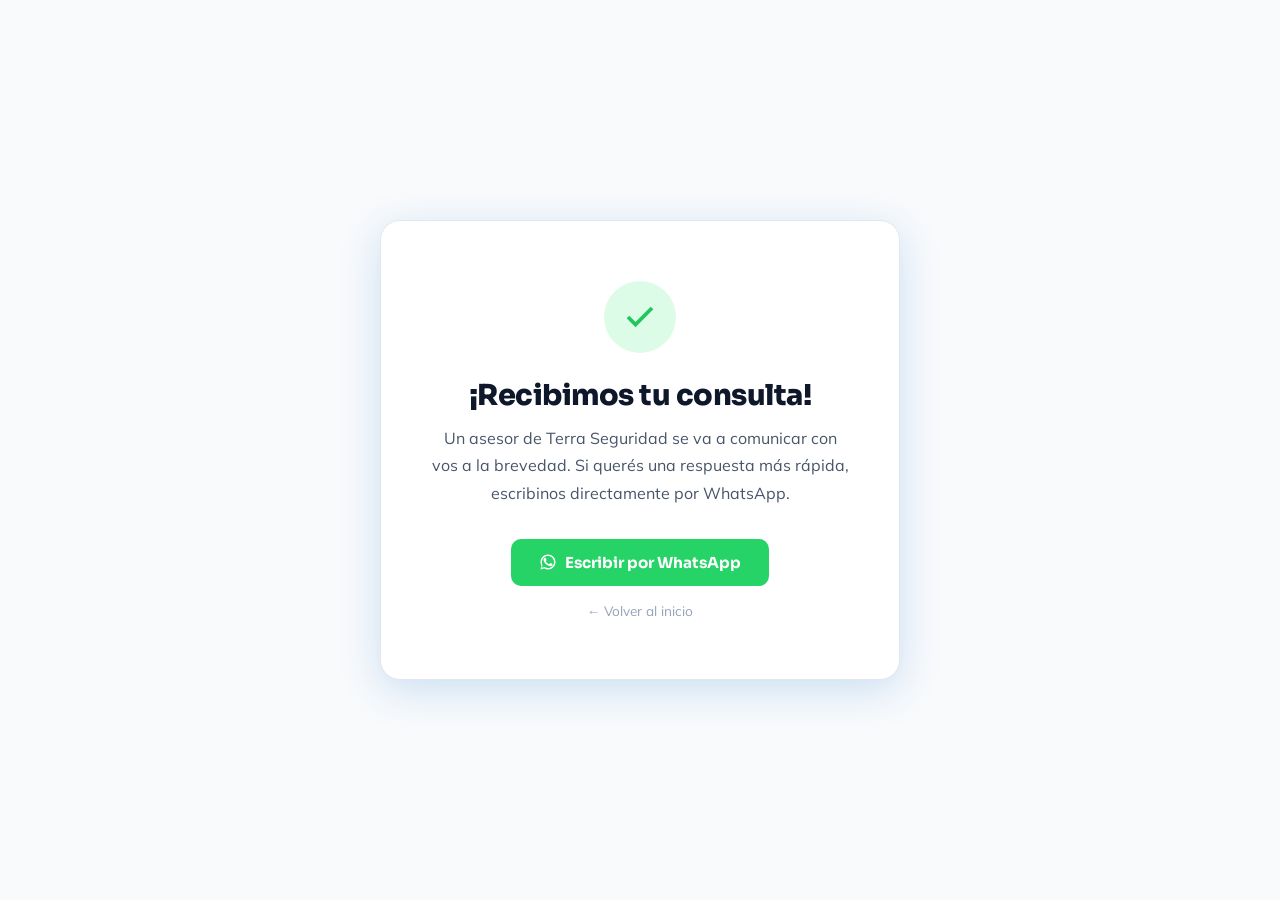
<file: gracias.html>
<!DOCTYPE html>
<html lang="es">
<head>
  <meta charset="UTF-8" />
  <meta name="viewport" content="width=device-width, initial-scale=1.0" />
  <title>¡Gracias! | Terra Seguridad</title>
  <link rel="preconnect" href="https://fonts.googleapis.com" />
  <link rel="preconnect" href="https://fonts.gstatic.com" crossorigin />
  <link href="https://fonts.googleapis.com/css2?family=Sora:wght@700;800&family=Mulish:wght@400;600&display=swap" rel="stylesheet" />
  <link rel="stylesheet" href="styles.css" />
</head>
<body>
  <div class="gracias-page">
    <div class="gracias-card">
      <div class="gracias-icon">
        <svg viewBox="0 0 24 24" fill="none" stroke="currentColor" stroke-width="2.5"><polyline points="20 6 9 17 4 12"/></svg>
      </div>
      <h1 class="gracias-title">¡Recibimos tu consulta!</h1>
      <p class="gracias-sub">Un asesor de Terra Seguridad se va a comunicar con vos a la brevedad. Si querés una respuesta más rápida, escribinos directamente por WhatsApp.</p>
      <a class="gracias-wa" href="https://wa.me/5491130089046?text=Hola,%20completé%20el%20formulario%20y%20quiero%20más%20información." target="_blank">
        <svg viewBox="0 0 24 24"><path d="M17.472 14.382c-.297-.149-1.758-.867-2.03-.967-.273-.099-.471-.148-.67.15-.197.297-.767.966-.94 1.164-.173.199-.347.223-.644.075-.297-.15-1.255-.463-2.39-1.475-.883-.788-1.48-1.761-1.653-2.059-.173-.297-.018-.458.13-.606.134-.133.298-.347.446-.52.149-.174.198-.298.298-.497.099-.198.05-.371-.025-.52-.075-.149-.669-1.612-.916-2.207-.242-.579-.487-.5-.669-.51-.173-.008-.371-.01-.57-.01-.198 0-.52.074-.792.372-.272.297-1.04 1.016-1.04 2.479 0 1.462 1.065 2.875 1.213 3.074.149.198 2.096 3.2 5.077 4.487.709.306 1.262.489 1.694.625.712.227 1.36.195 1.871.118.571-.085 1.758-.719 2.006-1.413.248-.694.248-1.289.173-1.413-.074-.124-.272-.198-.57-.347z"/><path d="M11.999 2C6.477 2 2 6.477 2 12c0 1.89.525 3.66 1.438 5.168L2 22l4.948-1.42A9.956 9.956 0 0 0 12 22c5.523 0 10-4.477 10-10S17.522 2 12 2zm0 18c-1.665 0-3.22-.457-4.548-1.251l-.328-.195-3.408.978.957-3.32-.214-.34A7.956 7.956 0 0 1 4 12c0-4.411 3.589-8 8-8s8 3.589 8 8-3.589 8-8 8z"/></svg>
        Escribir por WhatsApp
      </a>
      <a class="gracias-back" href="index.html">← Volver al inicio</a>
    </div>
  </div>
</body>
</html>
</file>
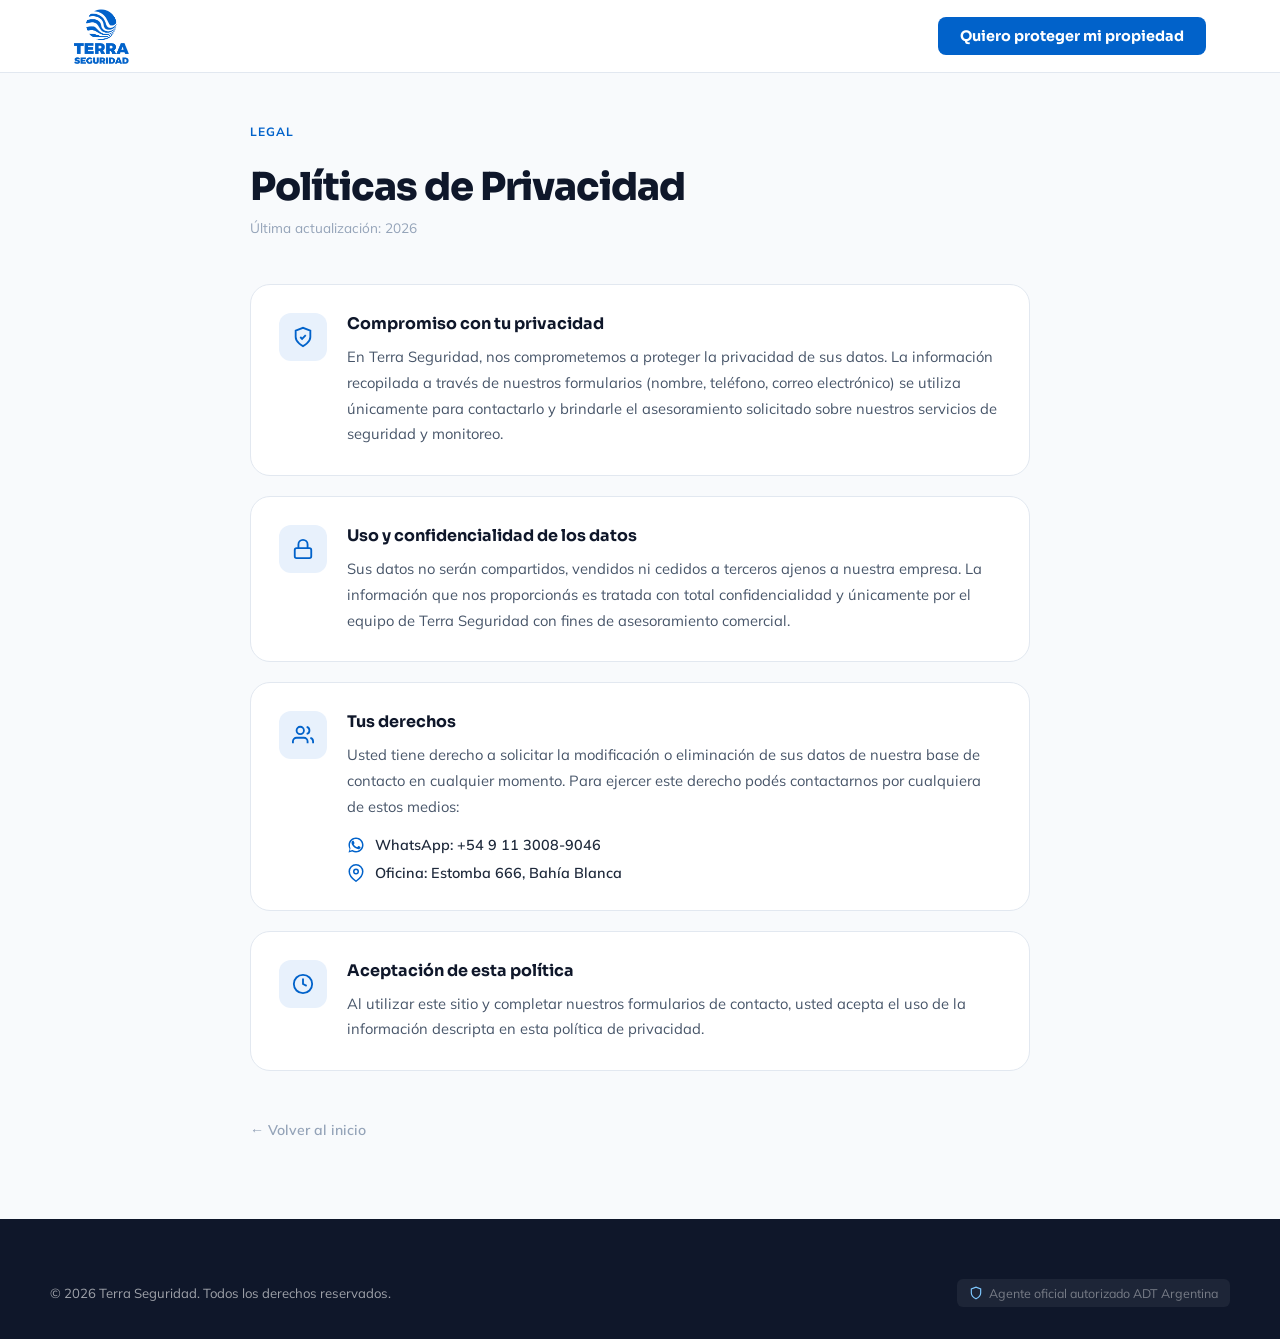
<file: politicas.html>
<!DOCTYPE html>
<html lang="es">
<head>
  <meta charset="UTF-8" />
  <meta name="viewport" content="width=device-width, initial-scale=1.0" />
  <title>Políticas de Privacidad | Terra Seguridad</title>
  <meta name="description" content="Políticas de privacidad de Terra Seguridad. Conocé cómo protegemos tus datos personales." />
  <link rel="preconnect" href="https://fonts.googleapis.com" />
  <link rel="preconnect" href="https://fonts.gstatic.com" crossorigin />
  <link href="https://fonts.googleapis.com/css2?family=Sora:wght@400;500;600;700;800&family=Mulish:wght@400;500;600;700&display=swap" rel="stylesheet" />
  <link rel="stylesheet" href="styles.css" />
</head>
<body>

  <!-- ── NAV ── -->
  <nav class="nav" id="nav">
    <div class="nav-inner">
      <a href="./index.html" class="nav-logo">
        <img src="./assets/images/blueTerraLogo.png" alt="Terra Seguridad" onerror="this.style.display='none'" />
      </a>
      <a href="./index.html#contacto" class="nav-cta desktop">Quiero proteger mi propiedad</a>
    </div>
  </nav>

  <!-- ── CONTENIDO ── -->
  <main class="politicas-page">
    <div class="politicas-container">

      <div class="politicas-header">
        <span class="section-tag">Legal</span>
        <h1 class="politicas-title">Políticas de Privacidad</h1>
        <p class="politicas-meta">Última actualización: 2026</p>
      </div>

      <div class="politicas-body">

        <div class="politicas-block">
          <div class="politicas-block-icon">
            <svg viewBox="0 0 24 24" fill="none" stroke="currentColor" stroke-width="2"><path d="M12 22s8-4 8-10V5l-8-3-8 3v7c0 6 8 10 8 10z"/><polyline points="9 12 11 14 15 10"/></svg>
          </div>
          <div>
            <h2 class="politicas-block-title">Compromiso con tu privacidad</h2>
            <p class="politicas-block-text">En Terra Seguridad, nos comprometemos a proteger la privacidad de sus datos. La información recopilada a través de nuestros formularios (nombre, teléfono, correo electrónico) se utiliza únicamente para contactarlo y brindarle el asesoramiento solicitado sobre nuestros servicios de seguridad y monitoreo.</p>
          </div>
        </div>

        <div class="politicas-block">
          <div class="politicas-block-icon">
            <svg viewBox="0 0 24 24" fill="none" stroke="currentColor" stroke-width="2"><rect x="3" y="11" width="18" height="11" rx="2" ry="2"/><path d="M7 11V7a5 5 0 0 1 10 0v4"/></svg>
          </div>
          <div>
            <h2 class="politicas-block-title">Uso y confidencialidad de los datos</h2>
            <p class="politicas-block-text">Sus datos no serán compartidos, vendidos ni cedidos a terceros ajenos a nuestra empresa. La información que nos proporcionás es tratada con total confidencialidad y únicamente por el equipo de Terra Seguridad con fines de asesoramiento comercial.</p>
          </div>
        </div>

        <div class="politicas-block">
          <div class="politicas-block-icon">
            <svg viewBox="0 0 24 24" fill="none" stroke="currentColor" stroke-width="2"><path d="M17 21v-2a4 4 0 0 0-4-4H5a4 4 0 0 0-4 4v2"/><circle cx="9" cy="7" r="4"/><path d="M23 21v-2a4 4 0 0 0-3-3.87"/><path d="M16 3.13a4 4 0 0 1 0 7.75"/></svg>
          </div>
          <div>
            <h2 class="politicas-block-title">Tus derechos</h2>
            <p class="politicas-block-text">Usted tiene derecho a solicitar la modificación o eliminación de sus datos de nuestra base de contacto en cualquier momento. Para ejercer este derecho podés contactarnos por cualquiera de estos medios:</p>
            <div class="politicas-contact-list">
              <a class="politicas-contact-item" href="https://wa.me/5491130089046" target="_blank">
                <svg viewBox="0 0 24 24" fill="currentColor"><path d="M17.472 14.382c-.297-.149-1.758-.867-2.03-.967-.273-.099-.471-.148-.67.15-.197.297-.767.966-.94 1.164-.173.199-.347.223-.644.075-.297-.15-1.255-.463-2.39-1.475-.883-.788-1.48-1.761-1.653-2.059-.173-.297-.018-.458.13-.606.134-.133.298-.347.446-.52.149-.174.198-.298.298-.497.099-.198.05-.371-.025-.52-.075-.149-.669-1.612-.916-2.207-.242-.579-.487-.5-.669-.51-.173-.008-.371-.01-.57-.01-.198 0-.52.074-.792.372-.272.297-1.04 1.016-1.04 2.479 0 1.462 1.065 2.875 1.213 3.074.149.198 2.096 3.2 5.077 4.487.709.306 1.262.489 1.694.625.712.227 1.36.195 1.871.118.571-.085 1.758-.719 2.006-1.413.248-.694.248-1.289.173-1.413-.074-.124-.272-.198-.57-.347z"/><path d="M11.999 2C6.477 2 2 6.477 2 12c0 1.89.525 3.66 1.438 5.168L2 22l4.948-1.42A9.956 9.956 0 0 0 12 22c5.523 0 10-4.477 10-10S17.522 2 12 2zm0 18c-1.665 0-3.22-.457-4.548-1.251l-.328-.195-3.408.978.957-3.32-.214-.34A7.956 7.956 0 0 1 4 12c0-4.411 3.589-8 8-8s8 3.589 8 8-3.589 8-8 8z"/></svg>
                WhatsApp: +54 9 11 3008-9046
              </a>
              <div class="politicas-contact-item">
                <svg viewBox="0 0 24 24" fill="none" stroke="currentColor" stroke-width="2"><path d="M21 10c0 7-9 13-9 13s-9-6-9-13a9 9 0 0 1 18 0z"/><circle cx="12" cy="10" r="3"/></svg>
                Oficina: Estomba 666, Bahía Blanca
              </div>
            </div>
          </div>
        </div>

        <div class="politicas-block">
          <div class="politicas-block-icon">
            <svg viewBox="0 0 24 24" fill="none" stroke="currentColor" stroke-width="2"><circle cx="12" cy="12" r="10"/><polyline points="12 6 12 12 16 14"/></svg>
          </div>
          <div>
            <h2 class="politicas-block-title">Aceptación de esta política</h2>
            <p class="politicas-block-text">Al utilizar este sitio y completar nuestros formularios de contacto, usted acepta el uso de la información descripta en esta política de privacidad.</p>
          </div>
        </div>

      </div>

      <a href="/" class="politicas-back">← Volver al inicio</a>

    </div>
  </main>

  <!-- ── FOOTER ── -->
  <footer>
    <div class="footer-inner">
      <div class="footer-bottom" style="border-top: none; padding-top: 0;">
        <span>© 2026 Terra Seguridad. Todos los derechos reservados.</span>
        <span class="footer-adt">
          <svg viewBox="0 0 24 24" fill="none" stroke="currentColor" stroke-width="2"><path d="M12 22s8-4 8-10V5l-8-3-8 3v7c0 6 8 10 8 10z"/></svg>
          Agente oficial autorizado ADT Argentina
        </span>
      </div>
    </div>
  </footer>

  <script>
    const nav = document.getElementById('nav');
    window.addEventListener('scroll', () => {
      nav.classList.toggle('scrolled', window.scrollY > 20);
    });
  </script>

</body>
</html>
</file>
<file: styles.css>
*, *::before, *::after { box-sizing: border-box; margin: 0; padding: 0; }

:root {
  --blue: #0162ca;
  --blue-dark: #014ea0;
  --blue-light: #e8f1fc;
  --blue-mid: #0a7af5;
  --white: #ffffff;
  --gray-50: #f8fafc;
  --gray-100: #f1f5f9;
  --gray-200: #e2e8f0;
  --gray-400: #94a3b8;
  --gray-600: #475569;
  --gray-800: #1e293b;
  --gray-900: #0f172a;
  --font-head: 'Sora', sans-serif;
  --font-body: 'Mulish', sans-serif;
  --shadow-sm: 0 1px 3px rgba(0,0,0,.08), 0 1px 2px rgba(0,0,0,.06);
  --shadow-md: 0 4px 16px rgba(1,98,202,.12);
  --shadow-lg: 0 10px 40px rgba(1,98,202,.18);
  --radius: 12px;
  --radius-lg: 20px;
}

html { scroll-behavior: smooth; }

body {
  font-family: var(--font-body);
  color: var(--gray-800);
  background: var(--white);
  overflow-x: hidden;
}

/* ── SCROLLBAR ── */
::-webkit-scrollbar { width: 6px; }
::-webkit-scrollbar-track { background: var(--gray-100); }
::-webkit-scrollbar-thumb { background: var(--blue); border-radius: 99px; }

/* ── NAV ── */
.nav {
  position: fixed; top: 0; left: 0; right: 0; z-index: 100;
  background: rgba(255,255,255,.95);
  backdrop-filter: blur(12px);
  border-bottom: 1px solid var(--gray-200);
  transition: box-shadow .3s;
}
.nav-brand {
  display: flex;
  align-items: center;
  gap: 16px;
}
.nav-logo-extra {
  height: 44px;
  width: auto;
}
.nav.scrolled { box-shadow: 0 4px 20px rgba(1,98,202,.1); }
.nav-inner {
  max-width: 1180px; margin: 0 auto; padding: 0 24px;
  display: flex; align-items: center; justify-content: space-between;
  height: 72px;
}
.nav-logo {
  display: flex;
  align-items: center;
  gap: 10px;
  text-decoration: none;
}
.nav-logo img { height: 55px; width: auto; }
.nav-logo-text {
  font-family: var(--font-head); font-weight: 800; font-size: 1.25rem;
  color: var(--blue); letter-spacing: -.5px;
}
.nav-logo-text span { color: var(--gray-800); }
.nav-links {
  display: flex; align-items: center; gap: 32px; list-style: none;
}
.nav-links a {
  font-family: var(--font-body); font-weight: 600; font-size: .9rem;
  color: var(--gray-600); text-decoration: none;
  transition: color .2s;
}
.nav-links a:hover { color: var(--blue); }
.nav-cta {
  background: var(--blue); color: var(--white);
  font-family: var(--font-head); font-weight: 700; font-size: .9rem;
  padding: 10px 22px; border-radius: 8px; text-decoration: none;
  transition: background .2s, transform .15s;
}
.nav-cta:hover { background: var(--blue-dark); transform: translateY(-1px); }
.nav-mobile-btn {
  display: none; background: none; border: none; cursor: pointer; padding: 4px;
}
.nav-mobile-btn span {
  display: block; width: 24px; height: 2px; background: var(--gray-800);
  margin: 5px 0; transition: .3s; border-radius: 2px;
}

/* ── HERO ── */
.hero {
  position: relative; overflow: hidden;
  background: var(--blue);
  padding: 160px 24px 100px;
  min-height: 100vh;
  display: flex; align-items: center;
}
.hero-bg {
  position: absolute; inset: 0; z-index: 0;
  background:
    radial-gradient(ellipse 80% 60% at 70% 50%, rgba(10,122,245,.35) 0%, transparent 65%),
    radial-gradient(ellipse 40% 40% at 15% 80%, rgba(0,0,0,.25) 0%, transparent 60%),
    linear-gradient(135deg, #014ea0 0%, #0162ca 50%, #0a7af5 100%);
}
.hero-grid {
  position: absolute; inset: 0; z-index: 1;
  background-image:
    linear-gradient(rgba(255,255,255,.04) 1px, transparent 1px),
    linear-gradient(90deg, rgba(255,255,255,.04) 1px, transparent 1px);
  background-size: 60px 60px;
}
.hero-shape {
  position: absolute; right: -120px; top: 50%; transform: translateY(-50%);
  width: 700px; height: 700px; z-index: 1;
  background: rgba(255,255,255,.04);
  border-radius: 50%;
  border: 1px solid rgba(255,255,255,.08);
}
.hero-shape::before {
  content: ''; position: absolute; inset: 60px;
  border-radius: 50%; border: 1px solid rgba(255,255,255,.06);
}
.hero-shape::after {
  content: ''; position: absolute; inset: 130px;
  border-radius: 50%; border: 1px solid rgba(255,255,255,.06);
}
.hero-inner {
  position: relative; z-index: 2;
  max-width: 1180px; margin: 0 auto; width: 100%;
  display: grid; grid-template-columns: 1fr 1fr; gap: 60px; align-items: center;
}
.hero-badge {
  display: inline-flex; align-items: center; gap: 8px;
  background: rgba(255,255,255,.12); border: 1px solid rgba(255,255,255,.2);
  color: #fff; font-family: var(--font-body); font-weight: 700; font-size: .78rem;
  padding: 6px 14px; border-radius: 99px; letter-spacing: .5px; text-transform: uppercase;
  margin-bottom: 20px;
}
.hero-badge svg { width: 14px; height: 14px; flex-shrink: 0; }
.hero-title {
  font-family: var(--font-head); font-weight: 800; font-size: clamp(2.4rem, 5vw, 3.6rem);
  color: var(--white); line-height: 1.1; letter-spacing: -1.5px;
  margin-bottom: 24px;
}
.hero-title span { color: #7ec8ff; }
.hero-sub {
  font-family: var(--font-body); font-size: 1.05rem; color: rgba(255,255,255,.8);
  line-height: 1.7; margin-bottom: 36px; max-width: 480px;
}
.hero-actions { display: flex; gap: 14px; flex-wrap: wrap; }
.btn-primary {
  display: inline-flex; align-items: center; gap: 8px;
  background: var(--white); color: var(--blue);
  font-family: var(--font-head); font-weight: 700; font-size: 1rem;
  padding: 16px 30px; border-radius: 10px; text-decoration: none;
  box-shadow: 0 8px 30px rgba(0,0,0,.2);
  transition: transform .2s, box-shadow .2s;
}
.btn-primary:hover { transform: translateY(-2px); box-shadow: 0 12px 40px rgba(0,0,0,.25); }
.btn-secondary {
  display: inline-flex; align-items: center; gap: 8px;
  background: transparent; color: var(--white);
  font-family: var(--font-head); font-weight: 700; font-size: 1rem;
  padding: 16px 30px; border-radius: 10px; text-decoration: none;
  border: 2px solid rgba(255,255,255,.4);
  transition: border-color .2s, background .2s;
}
.btn-secondary:hover { border-color: rgba(255,255,255,.9); background: rgba(255,255,255,.08); }
.hero-trust {
  margin-top: 44px;
  display: flex; align-items: center; gap: 20px;
  font-family: var(--font-body); font-size: .85rem; color: rgba(255,255,255,.65);
}
.hero-trust-divider { width: 1px; height: 30px; background: rgba(255,255,255,.2); }
.hero-trust-item { display: flex; align-items: center; gap: 6px; }
.hero-trust-item svg { width: 16px; height: 16px; color: #7ec8ff; }

/* ── HERO CARD ── */
.hero-card {
  background: rgba(255,255,255,.1);
  backdrop-filter: blur(16px);
  border: 1px solid rgba(255,255,255,.2);
  border-radius: var(--radius-lg);
  padding: 32px;
  animation: floatCard 5s ease-in-out infinite;
}
@keyframes floatCard {
  0%, 100% { transform: translateY(0); }
  50% { transform: translateY(-8px); }
}
.hero-card-header {
  display: flex; align-items: center; gap: 12px; margin-bottom: 24px;
}
.hero-card-icon {
  width: 48px; height: 48px; background: var(--white);
  border-radius: 12px; display: flex; align-items: center; justify-content: center;
}
.hero-card-icon svg { width: 26px; height: 26px; color: var(--blue); }
.hero-card-title {
  font-family: var(--font-head); font-weight: 700; font-size: 1rem; color: var(--white);
}
.hero-card-sub { font-size: .78rem; color: rgba(255,255,255,.6); margin-top: 2px; }
.hero-stat-grid { display: grid; grid-template-columns: 1fr 1fr; gap: 16px; }
.hero-stat {
  background: rgba(255,255,255,.08); border-radius: 10px; padding: 16px;
  text-align: center;
}
.hero-stat-num {
  font-family: var(--font-head); font-weight: 800; font-size: 1.8rem; color: var(--white);
}
.hero-stat-label { font-size: .72rem; color: rgba(255,255,255,.6); margin-top: 2px; }
.hero-monitoring {
  margin-top: 16px; background: rgba(255,255,255,.08); border-radius: 10px;
  padding: 14px 18px; display: flex; align-items: center; justify-content: space-between;
}
.hero-monitoring-text { font-size: .85rem; color: rgba(255,255,255,.85); font-weight: 600; }
.hero-pill {
  display: flex; align-items: center; gap: 6px;
  background: rgba(34,197,94,.15); border: 1px solid rgba(34,197,94,.3);
  border-radius: 99px; padding: 4px 10px;
  font-size: .72rem; font-weight: 700; color: #86efac;
}
.hero-pill-dot {
  width: 6px; height: 6px; background: #4ade80; border-radius: 50%;
  animation: pulse 2s infinite;
}
@keyframes pulse {
  0%, 100% { opacity: 1; transform: scale(1); }
  50% { opacity: .6; transform: scale(1.4); }
}

/* ── TRUST BAR ── */
.trust-bar {
  background: var(--gray-900);
  padding: 28px 24px;
}
.trust-bar-inner {
  max-width: 1180px; margin: 0 auto;
  display: flex; align-items: center; justify-content: center;
  gap: 48px; flex-wrap: wrap;
}
.trust-item {
  display: flex; align-items: center; gap: 12px;
  color: rgba(255,255,255,.7);
}
.trust-item svg { width: 22px; height: 22px; color: #7ec8ff; flex-shrink: 0; }
.trust-item-text { font-size: .88rem; font-weight: 600; }
.trust-divider { width: 1px; height: 32px; background: rgba(255,255,255,.1); }

/* ── SECTIONS SHARED ── */
section { padding: 90px 24px; }
.section-inner { max-width: 1180px; margin: 0 auto; }
.section-tag {
  display: inline-block;
  font-family: var(--font-body); font-weight: 700; font-size: .75rem;
  letter-spacing: 1px; text-transform: uppercase;
  color: var(--blue); margin-bottom: 12px;
}
.section-title {
  font-family: var(--font-head); font-weight: 800;
  font-size: clamp(1.8rem, 3vw, 2.6rem);
  color: var(--gray-900); line-height: 1.15; letter-spacing: -1px;
  margin-bottom: 16px;
}
.section-sub {
  font-size: 1.05rem; color: var(--gray-600); line-height: 1.7;
  max-width: 580px;
}
.section-header { margin-bottom: 56px; }
.section-header.center { text-align: center; }
.section-header.center .section-sub { margin: 0 auto; }

/* ── PRODUCTOS ── */
.products { background: var(--gray-50); }
.products-grid {
  display: grid; grid-template-columns: repeat(4, 1fr); gap: 24px;
}
.product-card {
  background: var(--white); border-radius: var(--radius-lg);
  border: 1px solid var(--gray-200);
  padding: 32px 24px;
  transition: transform .25s, box-shadow .25s, border-color .25s;
  cursor: default;
  position: relative; overflow: hidden;
}
.product-card::before {
  content: ''; position: absolute; top: 0; left: 0; right: 0; height: 4px;
  background: var(--blue); transform: scaleX(0); transform-origin: left;
  transition: transform .3s;
}
.product-card:hover::before { transform: scaleX(1); }
.product-card:hover { transform: translateY(-6px); box-shadow: var(--shadow-lg); border-color: var(--blue-light); }
.product-icon {
  width: 60px; height: 60px; background: var(--blue-light);
  border-radius: 14px; display: flex; align-items: center; justify-content: center;
  margin-bottom: 20px;
}
.product-icon svg { width: 30px; height: 30px; color: var(--blue); }
.product-name {
  font-family: var(--font-head); font-weight: 700; font-size: 1.1rem;
  color: var(--gray-900); margin-bottom: 10px;
}
.product-desc { font-size: .9rem; color: var(--gray-600); line-height: 1.65; }
.product-features { margin-top: 20px; list-style: none; }
.product-features li {
  display: flex; align-items: flex-start; gap: 8px;
  font-size: .83rem; color: var(--gray-600); margin-bottom: 8px;
}
.product-features li::before {
  content: ''; display: block; width: 16px; height: 16px; flex-shrink: 0;
  background: var(--blue-light); border-radius: 50%; margin-top: 1px;
  background-image: url("data:image/svg+xml,%3Csvg viewBox='0 0 16 16' fill='none' xmlns='http://www.w3.org/2000/svg'%3E%3Cpath d='M4 8l2.5 2.5L11.5 5' stroke='%230162ca' stroke-width='1.8' stroke-linecap='round' stroke-linejoin='round'/%3E%3C/svg%3E");
}

/* ── EQUIPMENT CHIPS ── */
.equip-section {
  background: var(--white); padding: 0 24px 90px;
}
.equip-inner { max-width: 1180px; margin: 0 auto; }
.equip-title {
  font-family: var(--font-head); font-weight: 700; font-size: 1.15rem;
  color: var(--gray-800); margin-bottom: 24px; text-align: center;
}
.equip-grid {
  display: flex; flex-wrap: wrap; gap: 12px; justify-content: center;
}
.equip-chip {
  display: flex; align-items: center; gap: 8px;
  background: var(--white); border: 1.5px solid var(--gray-200);
  border-radius: 10px; padding: 10px 16px;
  font-size: .88rem; font-weight: 600; color: var(--gray-700);
  transition: border-color .2s, color .2s;
}
.equip-chip:hover { border-color: var(--blue); color: var(--blue); }
.equip-chip svg { width: 18px; height: 18px; color: var(--blue); }

/* ── EQUIP CAROUSEL ── */
.equip-inner {
  display: grid;
  grid-template-columns: 1fr 1fr;
  gap: 48px;
  align-items: center;
}
.equip-title {
  grid-column: 1 / -1;
  font-family: var(--font-head); font-weight: 700; font-size: 1.15rem;
  color: var(--gray-800); margin-bottom: 8px; text-align: center;
}
.equip-carousel-wrapper {
  position: relative;
  width: 100%;
  overflow: hidden;
  border-radius: var(--radius-lg);
}
.equip-carousel {
  display: flex;
  transition: transform .45s cubic-bezier(.4,0,.2,1);
  will-change: transform;
}
.equip-slide {
  flex: 0 0 100%;
  display: flex;
  flex-direction: column;
  align-items: center;
}
.equip-slide-img-wrap {
  width: 100%;
  aspect-ratio: 4/3;
  overflow: hidden;
  border-radius: var(--radius-lg);
  background: var(--gray-100);
  border: 1.5px solid var(--gray-200);
}
.equip-slide-img-wrap img {
  width: 100%; height: 100%;
  object-fit: cover;
  display: block;
  transition: transform .4s ease;
}
.equip-slide-img-wrap img:hover { transform: scale(1.03); }
.equip-slide-label {
  font-family: var(--font-head); font-weight: 700; font-size: .95rem;
  color: var(--gray-800); margin-top: 14px;
}
.equip-arrow {
  position: absolute; top: calc(50% - 20px); transform: translateY(-50%);
  width: 42px; height: 42px; border-radius: 50%;
  background: var(--white); border: 1.5px solid var(--gray-200);
  display: flex; align-items: center; justify-content: center;
  cursor: pointer; box-shadow: var(--shadow-sm);
  transition: background .2s, border-color .2s;
  z-index: 2;
}
.equip-arrow:hover { background: var(--blue); border-color: var(--blue); }
.equip-arrow:hover svg { stroke: var(--white); }
.equip-arrow svg { width: 18px; height: 18px; stroke: var(--gray-600); transition: stroke .2s; }
.equip-arrow-prev { left: 10px; }
.equip-arrow-next { right: 10px; }
.equip-dots {
  display: flex; justify-content: center; gap: 8px; margin-top: 16px;
}
.equip-dot {
  width: 8px; height: 8px; border-radius: 99px;
  background: var(--gray-200); border: none; cursor: pointer;
  transition: background .2s, width .3s;
  padding: 0;
}
.equip-dot.active { background: var(--blue); width: 24px; }

.equip-grid {
  display: grid;
  grid-template-columns: 1fr 1fr;
  gap: 12px;
  height: 100%;
  align-content: stretch
}
.equip-chip {
  display: flex; align-items: center; gap: 8px;
  background: var(--white); border: 1.5px solid var(--gray-200);
  border-radius: 10px; padding: 12px 14px;
  font-size: .85rem; font-weight: 600; color: var(--gray-700);
  transition: border-color .2s, color .2s, background .2s;
  align-items: center;
  height: 100%;
}
.equip-chip:hover { border-color: var(--blue); color: var(--blue); background: var(--blue-light); }
.equip-chip svg { width: 18px; height: 18px; color: var(--blue); flex-shrink: 0; }

@media (max-width: 900px) {
  .equip-inner {
    grid-template-columns: 1fr;
    gap: 32px;
  }
  .equip-grid {
    grid-template-columns: repeat(4, 1fr);
  }
}
@media (max-width: 600px) {
  .equip-grid {
    grid-template-columns: repeat(2, 1fr);
  }
}

/* ── HOW IT WORKS ── */
.how { background: var(--blue); }
.how .section-title { color: var(--white); }
.how .section-sub { color: rgba(255,255,255,.7); }
.how .section-tag { color: #7ec8ff; }
.steps {
  display: grid; grid-template-columns: repeat(4, 1fr); gap: 0;
  position: relative;
}
.steps::before {
  content: ''; position: absolute;
  top: 44px; left: calc(12.5%); right: calc(12.5%);
  height: 2px; background: rgba(255,255,255,.2);
}
.step { text-align: center; padding: 0 16px; position: relative; }
.step-num {
  width: 88px; height: 88px; border-radius: 50%;
  background: rgba(255,255,255,.12); border: 2px solid rgba(255,255,255,.25);
  display: flex; align-items: center; justify-content: center;
  margin: 0 auto 20px; position: relative; z-index: 1;
  font-family: var(--font-head); font-weight: 800; font-size: 1.8rem; color: var(--white);
}
.step-title {
  font-family: var(--font-head); font-weight: 700; font-size: 1rem;
  color: var(--white); margin-bottom: 10px;
}
.step-desc { font-size: .88rem; color: rgba(255,255,255,.65); line-height: 1.6; }

/* ── WHY US ── */
.why-grid { display: grid; grid-template-columns: 1fr 1fr; gap: 60px; align-items: center; }
.why-visual {
  background: var(--blue-light); border-radius: var(--radius-lg);
  padding: 40px; display: flex; flex-direction: column; gap: 16px;
}
.why-visual-card {
  background: var(--white); border-radius: var(--radius);
  padding: 18px 22px; display: flex; align-items: center; gap: 14px;
  box-shadow: var(--shadow-sm);
}
.why-visual-icon {
  width: 44px; height: 44px; background: var(--blue-light); border-radius: 10px;
  display: flex; align-items: center; justify-content: center; flex-shrink: 0;
}
.why-visual-icon svg { width: 22px; height: 22px; color: var(--blue); }
.why-visual-text { font-weight: 700; font-size: .92rem; color: var(--gray-800); }
.why-visual-sub { font-size: .8rem; color: var(--gray-400); margin-top: 2px; }
.why-list { display: flex; flex-direction: column; gap: 24px; }
.why-item { display: flex; gap: 16px; }
.why-item-icon {
  width: 50px; height: 50px; background: var(--blue-light); border-radius: 12px;
  display: flex; align-items: center; justify-content: center; flex-shrink: 0; margin-top: 2px;
}
.why-item-icon svg { width: 24px; height: 24px; color: var(--blue); }
.why-item-title {
  font-family: var(--font-head); font-weight: 700; font-size: 1rem;
  color: var(--gray-900); margin-bottom: 6px;
}
.why-item-text { font-size: .9rem; color: var(--gray-600); line-height: 1.65; }

/* ── TESTIMONIALS ── */
.testimonials { background: var(--gray-50); }
.testimonials-grid { display: grid; grid-template-columns: repeat(3, 1fr); gap: 24px; }
.testi-card {
  background: var(--white); border-radius: var(--radius-lg);
  border: 1px solid var(--gray-200);
  padding: 32px; position: relative;
  transition: transform .25s, box-shadow .25s;
}
.testi-card:hover { transform: translateY(-4px); box-shadow: var(--shadow-lg); }
.testi-quote {
  font-size: 3.5rem; line-height: 1; color: var(--blue-light);
  font-family: Georgia, serif; margin-bottom: 16px; display: block;
}
.testi-text {
  font-size: .93rem; color: var(--gray-600); line-height: 1.75;
  margin-bottom: 24px; font-style: italic;
}
.testi-author { display: flex; align-items: center; gap: 12px; }
.testi-avatar {
  width: 46px; height: 46px; border-radius: 50%;
  background: var(--blue); display: flex; align-items: center; justify-content: center;
  font-family: var(--font-head); font-weight: 700; font-size: 1rem; color: var(--white);
}
.testi-name { font-weight: 700; font-size: .92rem; color: var(--gray-900); }
.testi-role { font-size: .78rem; color: var(--gray-400); margin-top: 2px; }
.testi-stars { display: flex; gap: 3px; margin-bottom: 16px; }
.testi-stars svg { width: 16px; height: 16px; fill: #f59e0b; color: #f59e0b; }

/* ── TEAM ── */
.team-grid {
  display: grid;
  grid-template-columns: repeat(3, 1fr);
  gap: 28px;
}
.team-card {
  background: var(--white);
  border: 1px solid var(--gray-200);
  border-radius: var(--radius-lg);
  overflow: hidden;
  transition: transform .25s, box-shadow .25s;
}
.team-card:hover {
  transform: translateY(-6px);
  box-shadow: var(--shadow-lg);
}
.team-photo-wrap {
  width: 100%;
  aspect-ratio: 4/3;
  overflow: hidden;
  background: var(--gray-100);
}
.team-photo-wrap img {
  width: 100%; height: 100%;
  object-fit: cover;
  object-position: top;
  display: block;
  transition: transform .4s ease;
}
.team-card:hover .team-photo-wrap img {
  transform: scale(1.04);
}
.team-info {
  padding: 24px;
}
.team-name {
  font-family: var(--font-head);
  font-weight: 700;
  font-size: 1.05rem;
  color: var(--gray-900);
  margin-bottom: 4px;
}
.team-role {
  font-size: .8rem;
  font-weight: 700;
  text-transform: uppercase;
  letter-spacing: .5px;
  color: var(--blue);
  margin-bottom: 12px;
}
.team-bio {
  font-size: .88rem;
  color: var(--gray-600);
  line-height: 1.65;
  margin-bottom: 20px;
}
.team-wa {
  display: inline-flex;
  align-items: center;
  gap: 8px;
  background: #25d366;
  color: var(--white);
  font-family: var(--font-head);
  font-weight: 700;
  font-size: .82rem;
  padding: 10px 18px;
  border-radius: 8px;
  text-decoration: none;
  transition: background .2s, transform .15s;
}
.team-wa:hover {
  background: #1ebe5d;
  transform: translateY(-1px);
}
.team-wa svg {
  width: 16px; height: 16px; flex-shrink: 0;
}

@media (max-width: 1024px) {
  .team-grid { grid-template-columns: repeat(2, 1fr); }
}
@media (max-width: 600px) {
  .team-grid { grid-template-columns: 1fr; }
}

/* ── FAQ ── */
.faq-inner-max { max-width: 780px; margin: 0 auto; }
.faq-list { display: flex; flex-direction: column; gap: 12px; }
.faq-item {
  background: var(--white); border: 1.5px solid var(--gray-200);
  border-radius: var(--radius); overflow: hidden;
  transition: border-color .2s;
}
.faq-item.open { border-color: var(--blue); }
.faq-question {
  width: 100%; background: none; border: none; cursor: pointer; text-align: left;
  padding: 20px 24px; display: flex; align-items: center; justify-content: space-between;
  gap: 16px;
}
.faq-question-text {
  font-family: var(--font-head); font-weight: 600; font-size: .95rem;
  color: var(--gray-900); line-height: 1.4;
}
.faq-arrow {
  width: 28px; height: 28px; border-radius: 50%; background: var(--blue-light);
  display: flex; align-items: center; justify-content: center; flex-shrink: 0;
  transition: transform .3s, background .2s;
}
.faq-item.open .faq-arrow { transform: rotate(180deg); background: var(--blue); }
.faq-arrow svg { width: 14px; height: 14px; color: var(--blue); transition: color .2s; }
.faq-item.open .faq-arrow svg { color: var(--white); }
.faq-answer {
  max-height: 0; overflow: hidden; transition: max-height .4s ease, padding .3s;
}
.faq-answer-inner {
  padding: 0 24px 20px;
  font-size: .92rem; color: var(--gray-600); line-height: 1.75;
}

/* ── ABOUT ── */
.about { background: var(--white); }
.about-grid { display: grid; grid-template-columns: 1fr 1fr; gap: 80px; align-items: center; }
.about-visual {
  position: relative; aspect-ratio: 1;
  background: var(--blue); border-radius: var(--radius-lg);
  overflow: hidden; display: flex; align-items: center; justify-content: center;
}
.about-photo {
  position: absolute; inset: 0;
  width: 100%; height: 100%;
  object-fit: cover;
  object-position: center;
  display: block;
}
.about-visual-bg {
  position: absolute; inset: 0;
  background:
    radial-gradient(ellipse at 30% 30%, rgba(10,122,245,.5) 0%, transparent 55%),
    linear-gradient(135deg, #014ea0 0%, #0162ca 100%);
}
.about-visual-shield {
  position: relative; z-index: 1;
  width: 140px; height: 140px;
  background: rgba(255,255,255,.1); border: 2px solid rgba(255,255,255,.2);
  border-radius: 40% 40% 45% 45%;
  display: flex; align-items: center; justify-content: center;
}
.about-visual-shield svg { width: 72px; height: 72px; color: var(--white); }
.about-stats {
  position: absolute; bottom: 24px; left: 24px; right: 24px;
  display: grid; grid-template-columns: 1fr 1fr 1fr; gap: 12px;
}
.about-stat-card {
  background: rgba(255,255,255,.12); backdrop-filter: blur(8px);
  border: 1px solid rgba(255,255,255,.15); border-radius: 10px;
  padding: 14px 12px; text-align: center;
}
.about-stat-num {
  font-family: var(--font-head); font-weight: 800; font-size: 1.5rem; color: var(--white);
}
.about-stat-label { font-size: .7rem; color: rgba(255,255,255,.6); margin-top: 2px; }
.about-text p { font-size: .97rem; color: var(--gray-600); line-height: 1.8; margin-bottom: 16px; }
.about-adt {
  display: flex; align-items: center; gap: 14px;
  background: var(--blue-light); border-radius: 10px; padding: 16px 20px; margin-top: 24px;
}
.about-adt svg { width: 28px; height: 28px; color: var(--blue); flex-shrink: 0; }
.about-adt-text { font-size: .88rem; color: var(--gray-700); line-height: 1.5; }
.about-adt-text strong { color: var(--blue); }

/* ── CTA FORM ── */
.cta-form { background: var(--blue); padding: 90px 24px; }
.cta-form-inner {
  max-width: 1060px; margin: 0 auto;
  display: grid; grid-template-columns: 1fr 1fr; gap: 70px; align-items: start;
}
.cta-form .section-title { color: var(--white); margin-bottom: 12px; }
.cta-form .section-sub { color: rgba(255,255,255,.75); margin-bottom: 32px; }
.cta-form .section-tag { color: #7ec8ff; }
.cta-benefits { display: flex; flex-direction: column; gap: 16px; }
.cta-benefit {
  display: flex; align-items: flex-start; gap: 12px;
}
.cta-benefit-icon {
  width: 32px; height: 32px; background: rgba(255,255,255,.15);
  border-radius: 8px; display: flex; align-items: center; justify-content: center; flex-shrink: 0;
}
.cta-benefit-icon svg { width: 16px; height: 16px; color: var(--white); }
.cta-benefit-text { font-size: .9rem; color: rgba(255,255,255,.8); line-height: 1.5; }
.cta-benefit-text strong { color: var(--white); font-weight: 700; }

.form-card {
  background: var(--white); border-radius: var(--radius-lg); padding: 40px;
  box-shadow: 0 20px 60px rgba(0,0,0,.2);
}
.form-title {
  font-family: var(--font-head); font-weight: 700; font-size: 1.25rem;
  color: var(--gray-900); margin-bottom: 6px;
}
.form-sub { font-size: .88rem; color: var(--gray-400); margin-bottom: 28px; }
.form-group { margin-bottom: 18px; }
.form-two-col {
  display: grid;
  grid-template-columns: 1fr 1fr;
  gap: 12px;
}
.form-label {
  display: block; font-weight: 700; font-size: .82rem; color: var(--gray-700);
  margin-bottom: 6px;
}
.form-input, .form-select, .form-textarea {
  width: 100%; padding: 12px 16px; border-radius: 8px;
  border: 1.5px solid var(--gray-200); background: var(--gray-50);
  font-family: var(--font-body); font-size: .93rem; color: var(--gray-900);
  transition: border-color .2s, box-shadow .2s;
  outline: none;
}
.form-input:focus, .form-select:focus, .form-textarea:focus {
  border-color: var(--blue); background: var(--white);
  box-shadow: 0 0 0 3px rgba(1,98,202,.1);
}
.form-textarea { resize: vertical; min-height: 90px; }
.form-select { appearance: none; cursor: pointer; }
.form-submit {
  width: 100%; background: var(--blue); color: var(--white);
  font-family: var(--font-head); font-weight: 700; font-size: 1rem;
  padding: 16px; border-radius: 10px; border: none; cursor: pointer;
  transition: background .2s, transform .15s;
  display: flex; align-items: center; justify-content: center; gap: 8px;
}
.form-submit:hover { background: var(--blue-dark); transform: translateY(-1px); }
.form-legal {
  text-align: center; font-size: .75rem; color: var(--gray-400); margin-top: 12px;
  line-height: 1.5;
}
.form-success {
  display: none; text-align: center; padding: 20px;
}
.form-success svg { width: 52px; height: 52px; color: #22c55e; margin: 0 auto 12px; display: block; }
.form-success-title {
  font-family: var(--font-head); font-weight: 700; font-size: 1.1rem;
  color: var(--gray-900); margin-bottom: 8px;
}
.form-success-text { font-size: .9rem; color: var(--gray-600); }

/* ── FOOTER ── */
footer {
  background: var(--gray-900); color: rgba(255,255,255,.6);
  padding: 60px 24px 32px;
}
.footer-inner {
  max-width: 1180px; margin: 0 auto;
}
.footer-top {
  display: grid; grid-template-columns: 2fr 1fr 1fr 1.5fr; gap: 48px;
  padding-bottom: 48px; border-bottom: 1px solid rgba(255,255,255,.08);
  margin-bottom: 32px;
}
.footer-logo {
  display: flex; align-items: center; gap: 10px; margin-bottom: 14px; text-decoration: none;
}
.footer-logo img { height: 38px; }
.footer-logo-text {
  font-family: var(--font-head); font-weight: 800; font-size: 1.15rem;
  color: var(--white);
}
.footer-about { font-size: .88rem; line-height: 1.7; max-width: 280px; }
.footer-social { display: flex; gap: 10px; margin-top: 20px; }
.footer-social a {
  width: 38px; height: 38px; background: rgba(255,255,255,.08); border-radius: 8px;
  display: flex; align-items: center; justify-content: center;
  color: rgba(255,255,255,.5); text-decoration: none;
  transition: background .2s, color .2s;
}
.footer-social a:hover { background: var(--blue); color: var(--white); }
.footer-social svg { width: 18px; height: 18px; }
.footer-heading {
  font-family: var(--font-head); font-weight: 700; font-size: .85rem;
  color: var(--white); letter-spacing: .5px; text-transform: uppercase;
  margin-bottom: 16px;
}
.footer-links { list-style: none; display: flex; flex-direction: column; gap: 10px; }
.footer-links a {
  color: rgba(255,255,255,.5); text-decoration: none; font-size: .88rem;
  transition: color .2s;
}
.footer-links a:hover { color: var(--white); }
.footer-contact { display: flex; flex-direction: column; gap: 12px; }
.footer-contact-item { display: flex; align-items: flex-start; gap: 10px; font-size: .88rem; }
.footer-contact-item svg { width: 16px; height: 16px; color: #7ec8ff; flex-shrink: 0; margin-top: 2px; }
.footer-contact-item a { color: rgba(255,255,255,.55); text-decoration: none; transition: color .2s; }
.footer-contact-item a:hover { color: var(--white); }
.footer-bottom {
  display: flex; align-items: center; justify-content: space-between; flex-wrap: wrap;
  gap: 12px; font-size: .82rem;
}
.footer-adt {
  display: inline-flex; align-items: center; gap: 6px;
  background: rgba(255,255,255,.06); border-radius: 6px; padding: 6px 12px;
  font-size: .78rem; color: rgba(255,255,255,.4);
}
.footer-adt svg { width: 14px; height: 14px; color: #7ec8ff; }

/* ── FLOATING WHATSAPP ── */
.wa-btn {
  position: fixed; bottom: 28px; right: 28px; z-index: 200;
  width: 60px; height: 60px; background: #25d366; border-radius: 50%;
  display: flex; align-items: center; justify-content: center;
  box-shadow: 0 8px 24px rgba(37,211,102,.4);
  text-decoration: none;
  transition: transform .2s, box-shadow .2s;
  animation: waPulse 3s ease-in-out infinite;
}
.wa-btn:hover { transform: scale(1.1); box-shadow: 0 12px 32px rgba(37,211,102,.55); }
.wa-btn svg { width: 30px; height: 30px; fill: white; }
@keyframes waPulse {
  0%, 100% { box-shadow: 0 8px 24px rgba(37,211,102,.4), 0 0 0 0 rgba(37,211,102,.3); }
  50% { box-shadow: 0 8px 24px rgba(37,211,102,.4), 0 0 0 14px rgba(37,211,102,0); }
}
.wa-tooltip {
  position: absolute; right: 72px; top: 50%; transform: translateY(-50%);
  background: var(--gray-900); color: var(--white);
  font-family: var(--font-body); font-weight: 600; font-size: .8rem;
  padding: 8px 12px; border-radius: 8px; white-space: nowrap;
  opacity: 0; pointer-events: none; transition: opacity .2s;
}
.wa-btn:hover .wa-tooltip { opacity: 1; }

/* ── ANIMATIONS ── */
.fade-up {
  opacity: 0; transform: translateY(30px);
  transition: opacity .6s ease, transform .6s ease;
}
.fade-up.visible { opacity: 1; transform: translateY(0); }

/* ── MOBILE MENU ── */
.mobile-menu {
  display: none; position: fixed; inset: 0; z-index: 99;
  background: var(--white); padding: 100px 24px 40px;
  flex-direction: column; gap: 24px;
  align-items: flex-start;
}
.mobile-menu.open { display: flex; }
.mobile-menu a {
  font-family: var(--font-head); font-weight: 700; font-size: 1.4rem;
  color: var(--gray-800); text-decoration: none; transition: color .2s;
}
.mobile-menu a:hover { color: var(--blue); }
.mobile-menu .nav-cta { font-size: 1rem; }

/* ── RESPONSIVE ── */
@media (max-width: 1024px) {
  .products-grid { grid-template-columns: repeat(2, 1fr); }
  .steps { grid-template-columns: repeat(2, 1fr); gap: 40px; }
  .steps::before { display: none; }
  .testimonials-grid { grid-template-columns: 1fr 1fr; }
  .footer-top { grid-template-columns: 1fr 1fr; }
}

@media (max-width: 768px) {
  .nav-links { display: none; }
  .nav-cta.desktop { display: none; }
  .nav-mobile-btn { display: block; }
  .hero { padding: 130px 24px 80px; min-height: auto; }
  .hero-inner { grid-template-columns: 1fr; gap: 40px; }
  .hero-card { display: none; }
  .trust-bar-inner { gap: 24px; }
  .trust-divider { display: none; }
  .products-grid { grid-template-columns: 1fr; }
  .steps { grid-template-columns: 1fr; }
  .why-grid, .about-grid, .cta-form-inner { grid-template-columns: 1fr; gap: 40px; }
  .testimonials-grid { grid-template-columns: 1fr; }
  .footer-top { grid-template-columns: 1fr; }
  .footer-bottom { flex-direction: column; text-align: center; }
}

@keyframes spin {
  from { transform: rotate(0deg); }
  to   { transform: rotate(360deg); }
}

.gracias-page {
      min-height: 100vh; display: flex; align-items: center; justify-content: center;
      background: var(--gray-50); padding: 40px 24px;
    }
    .gracias-card {
      background: var(--white); border-radius: var(--radius-lg);
      border: 1px solid var(--gray-200); padding: 60px 48px;
      max-width: 520px; width: 100%; text-align: center;
      box-shadow: var(--shadow-lg);
    }
    .gracias-icon {
      width: 72px; height: 72px; background: #dcfce7; border-radius: 50%;
      display: flex; align-items: center; justify-content: center;
      margin: 0 auto 24px;
    }
    .gracias-icon svg { width: 36px; height: 36px; color: #22c55e; }
    .gracias-title {
      font-family: var(--font-head); font-weight: 800; font-size: 1.8rem;
      color: var(--gray-900); margin-bottom: 12px; letter-spacing: -.5px;
    }
    .gracias-sub {
      font-size: 1rem; color: var(--gray-600); line-height: 1.7; margin-bottom: 32px;
    }
    .gracias-wa {
      display: inline-flex; align-items: center; gap: 8px;
      background: #25d366; color: #fff;
      font-family: var(--font-head); font-weight: 700; font-size: .95rem;
      padding: 14px 28px; border-radius: 10px; text-decoration: none;
      transition: background .2s;
    }
    .gracias-wa:hover { background: #1ebe5d; }
    .gracias-wa svg { width: 18px; height: 18px; fill: white; }
    .gracias-back {
      display: block; margin-top: 16px;
      font-size: .85rem; color: var(--gray-400); text-decoration: none;
      transition: color .2s;
    }
    .gracias-back:hover { color: var(--blue); }

    /* ── POLÍTICAS ── */
.politicas-page {
  padding: 120px 24px 80px;
  min-height: 100vh;
  background: var(--gray-50);
}
.politicas-container {
  max-width: 780px;
  margin: 0 auto;
}
.politicas-header {
  margin-bottom: 48px;
}
.politicas-title {
  font-family: var(--font-head); font-weight: 800;
  font-size: clamp(1.8rem, 3vw, 2.6rem);
  color: var(--gray-900); letter-spacing: -1px;
  margin-bottom: 8px; margin-top: 12px;
}
.politicas-meta {
  font-size: .85rem; color: var(--gray-400);
}
.politicas-body {
  display: flex; flex-direction: column; gap: 20px;
  margin-bottom: 48px;
}
.politicas-block {
  background: var(--white);
  border: 1.5px solid var(--gray-200);
  border-radius: var(--radius-lg);
  padding: 28px;
  display: flex; gap: 20px; align-items: flex-start;
}
.politicas-block-icon {
  width: 48px; height: 48px; flex-shrink: 0;
  background: var(--blue-light); border-radius: 12px;
  display: flex; align-items: center; justify-content: center;
}
.politicas-block-icon svg {
  width: 22px; height: 22px; color: var(--blue);
}
.politicas-block-title {
  font-family: var(--font-head); font-weight: 700; font-size: 1rem;
  color: var(--gray-900); margin-bottom: 10px;
}
.politicas-block-text {
  font-size: .92rem; color: var(--gray-600); line-height: 1.75;
}
.politicas-contact-list {
  display: flex; flex-direction: column; gap: 10px; margin-top: 16px;
}
.politicas-contact-item {
  display: flex; align-items: center; gap: 10px;
  font-size: .9rem; font-weight: 600; color: var(--gray-700);
  text-decoration: none; transition: color .2s;
}
.politicas-contact-item svg {
  width: 18px; height: 18px; color: var(--blue); flex-shrink: 0;
}
a.politicas-contact-item:hover { color: var(--blue); }
.politicas-back {
  display: inline-flex; align-items: center;
  font-size: .88rem; font-weight: 600; color: var(--gray-400);
  text-decoration: none; transition: color .2s;
}
.politicas-back:hover { color: var(--blue); }
</file>
